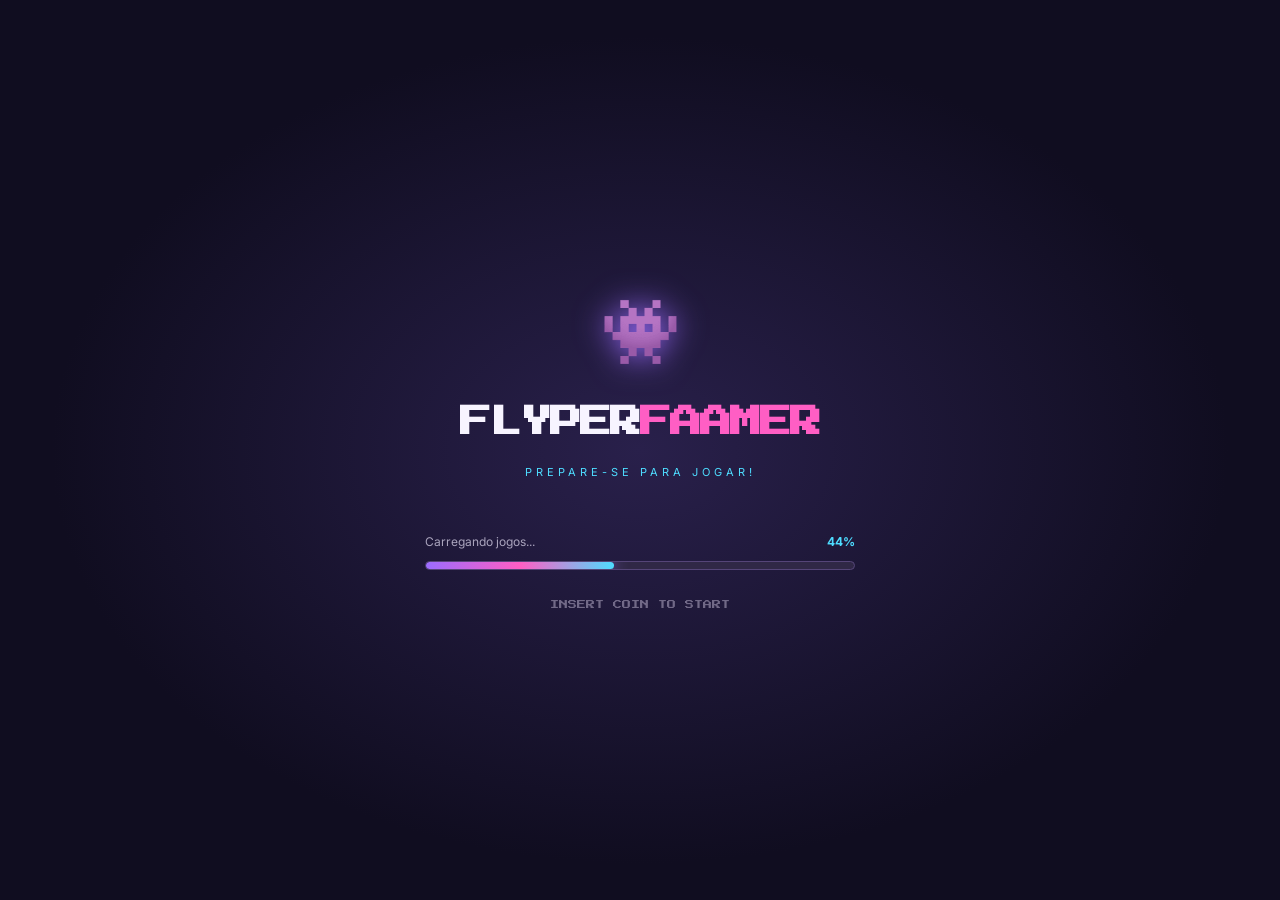
<file: index.html>
<!DOCTYPE html>
<html lang="pt-BR">
<head>
    <meta charset="UTF-8">
    <meta name="viewport" content="width=device-width, initial-scale=1.0">
    <meta name="theme-color" content="#100d20">
    <title>FLYPER FAAMER | Jogos Retrô</title>
    <link rel="stylesheet" href="css/style.css">
</head>
<body>

    <!-- TELA DE CARREGAMENTO -->
    <section id="telaCarregamento" class="tela-carregamento">
        <div class="loading-conteudo">
            <div class="loading-icone">👾</div>

            <h1>FLYPER<span>FAAMER</span></h1>
            <p class="loading-subtitulo">PREPARE-SE PARA JOGAR!</p>

            <div class="loading-texto">
                <span id="mensagemLoading">Inicializando sistema...</span>
                <span id="porcentagem">0%</span>
            </div>

            <div class="loading-barra">
                <div id="progressoLoading"></div>
            </div>

            <p class="loading-rodape">INSERT COIN TO START</p>
        </div>
    </section>


    <!-- MENU PRINCIPAL -->
    <main id="telaPrincipal" class="tela-principal escondida">

        <header class="cabecalho">
            <a href="#" class="logo">
                <span class="logo-icone">👾</span>
                FLYPER<span>FAAMER</span>
            </a>

            <div class="status">
                <span class="status-ponto"></span>
                SISTEMA ONLINE
            </div>
        </header>

        <section class="apresentacao">
            <span class="etiqueta">✦ SEU UNIVERSO DE JOGOS ✦</span>

            <h1>PRONTO PARA<br><span>JOGAR?</span></h1>

            <p>
                Escolha seu jogo favorito, desafie suas habilidades
                e divirta-se nessa viagem pelo mundo dos games retrô.
            </p>

            <a href="#jogos" class="botao-explorar">
                EXPLORAR JOGOS <span>↓</span>
            </a>
        </section>

        <section id="jogos" class="secao-jogos">

            <div class="titulo-secao">
                <div>
                    <span class="etiqueta">FAAMER COLLECTION</span>
                    <h2>ESCOLHA SEU JOGO</h2>
                </div>

                <span class="contador-jogos">05 JOGOS DISPONÍVEIS</span>
            </div>

            <div class="grade-jogos">

                <!-- JOGO DA MEMÓRIA -->
                <article class="card-jogo memoria">
                    <div class="imagem-jogo">
                        <span class="jogo-emoji">🃏</span>
                        <span class="selo-disponivel">DISPONÍVEL</span>
                    </div>

                    <div class="informacoes-jogo">
                        <span class="categoria">RACIOCÍNIO</span>
                        <h3>Jogo da Memória</h3>
                        <p>Encontre os pares e teste sua capacidade de memorização.</p>

                        <a href="jogos/memoria/memoria.html" class="botao-jogar">
                            JOGAR AGORA <span>➜</span>
                        </a>
                    </div>
                </article>

              
<!-- COBRINHA -->
<article class="card-jogo cobrinha">
    <div class="imagem-jogo">
        <span class="jogo-emoji">🐍</span>
        <span class="selo-disponivel">DISPONÍVEL</span>
    </div>

    <div class="informacoes-jogo">
        <span class="categoria">ARCADE</span>
        <h3>Snake</h3>
        <p>Coma, cresça e tente não bater em si mesmo.</p>

        <a href="jogos/cobrinha/cobrinha.html" class="botao-jogar">
            JOGAR AGORA <span>➜</span>
        </a>
    </div>
</article>


               
<!-- PONG -->
<article class="card-jogo pong">
    <div class="imagem-jogo">
        <span class="jogo-emoji">🏓</span>
        <span class="selo-disponivel">DISPONÍVEL</span>
    </div>

    <div class="informacoes-jogo">
        <span class="categoria">COMPETIÇÃO</span>
        <h3>Pong</h3>
        <p>Mostre suas habilidades nesse clássico dos videogames.</p>

        <a href="jogos/pong/pong.html" class="botao-jogar">
            JOGAR AGORA <span>➜</span>
        </a>
    </div>
</article>


             
<!-- SPACE INVADERS -->
<article class="card-jogo space-invaders">
    <div class="imagem-jogo">
        <span class="jogo-emoji">👾</span>
        <span class="selo-disponivel">DISPONÍVEL</span>
    </div>

    <div class="informacoes-jogo">
        <span class="categoria">AÇÃO</span>
        <h3>Space Invaders</h3>
        <p>Defenda a galáxia e destrua os invasores espaciais.</p>

        <a href="jogos/space-invaders/space.html" class="botao-jogar">
            JOGAR AGORA <span>➜</span>
        </a>
    </div>
</article>

                <!-- FAAMA EXPLORER -->
                <article class="card-jogo faama-explorer">
                    <div class="imagem-jogo">
                        <span class="jogo-emoji">🏫</span>
                        <span class="selo-disponivel">DISPONÍVEL</span>
                    </div>

                    <div class="informacoes-jogo">
                        <span class="categoria">AVENTURA • EXPLORAÇÃO</span>
                        <h3>FAAMA Explorer</h3>
                        <p>Explore o campus da FAAMA, conheça os prédios e descubra os desafios da aventura.</p>

                        <a href="jogos/faama-explorer/3d/index.html" class="botao-jogar">
                            JOGAR AGORA <span>➜</span>
                        </a>
                    </div>
                </article>

            </div>
        </section>

        <footer>
            <p>RETRO ARCADE © 2026</p>
            <p>FEITO PARA QUEM AMA JOGAR <span>♥</span></p>
        </footer>

    </main>

    <script src="js/main.js"></script>
</body>
</html>
</file>
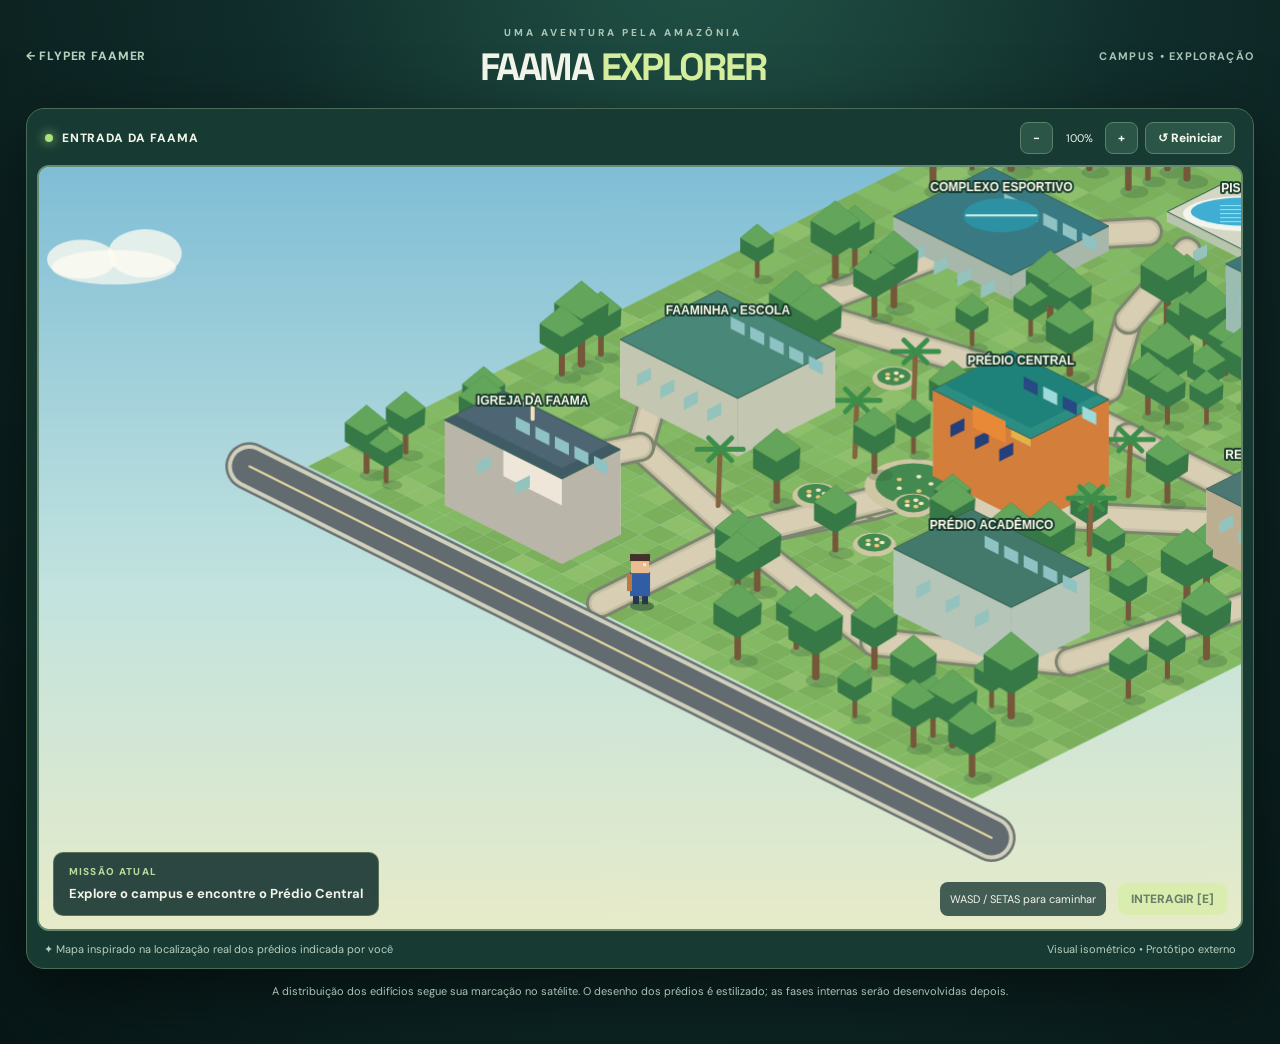
<file: faama-explorer-prowagner/faama-explorer/index.html>
<!doctype html>
<html lang="pt-BR">

<head>
    <meta charset="utf-8">
    <meta name="viewport" content="width=device-width,initial-scale=1">
    <title>FAAMA Explorer • FLYPER FAAMER</title>
    <link rel="stylesheet" href="style.css">
</head>

<body>
    <main class="app">
        <header class="top"><a href="../../index.html" class="back">← FLYPER FAAMER</a>
            <div class="brand"><small>UMA AVENTURA PELA AMAZÔNIA</small>
                <h1>FAAMA <em>EXPLORER</em></h1>
            </div><span class="edition">CAMPUS • EXPLORAÇÃO</span>
        </header>
        <section class="game">
            <div class="toolbar">
                <div class="tag"><span class="dot"></span><span id="location">ENTRADA DA FAAMA</span></div>
                <div class="tools"><button id="zoomOut" title="Diminuir zoom">−</button><span
                        id="zoomLabel">100%</span><button id="zoomIn" title="Aumentar zoom">+</button><button id="reset"
                        title="Voltar à entrada">↺ Reiniciar</button></div>
            </div>
            <div class="viewport"><canvas id="world" width="1200" height="760"
                    aria-label="Mapa isométrico explorável do campus da FAAMA"></canvas>
                <div class="hud">
                    <div class="objective"><small>MISSÃO ATUAL</small><strong id="objective">Explore o campus e encontre
                            o Prédio Central</strong></div>
                    <div class="hudright"><span id="hint">WASD / SETAS para caminhar</span><button id="interact"
                            disabled>INTERAGIR [E]</button></div>
                </div>
                <div id="toast" class="toast hidden"></div>
                <div id="fatal" class="fatal hidden"></div>
            </div>
            <div class="bottom"><span>✦ Mapa inspirado na localização real dos prédios indicada por
                    você</span><span>Visual isométrico • Protótipo externo</span></div>
        </section>
        <section class="mobile"><button data-key="ArrowUp">▲</button>
            <div><button data-key="ArrowLeft">◀</button><button data-key="ArrowDown">▼</button><button
                    data-key="ArrowRight">▶</button></div>
        </section>
        <p class="disclaimer">A distribuição dos edifícios segue sua marcação no satélite. O desenho dos prédios é
            estilizado; as fases internas serão desenvolvidas depois.</p>
    </main>
    <script src="game.js"></script>
</body>

</html>
</file>
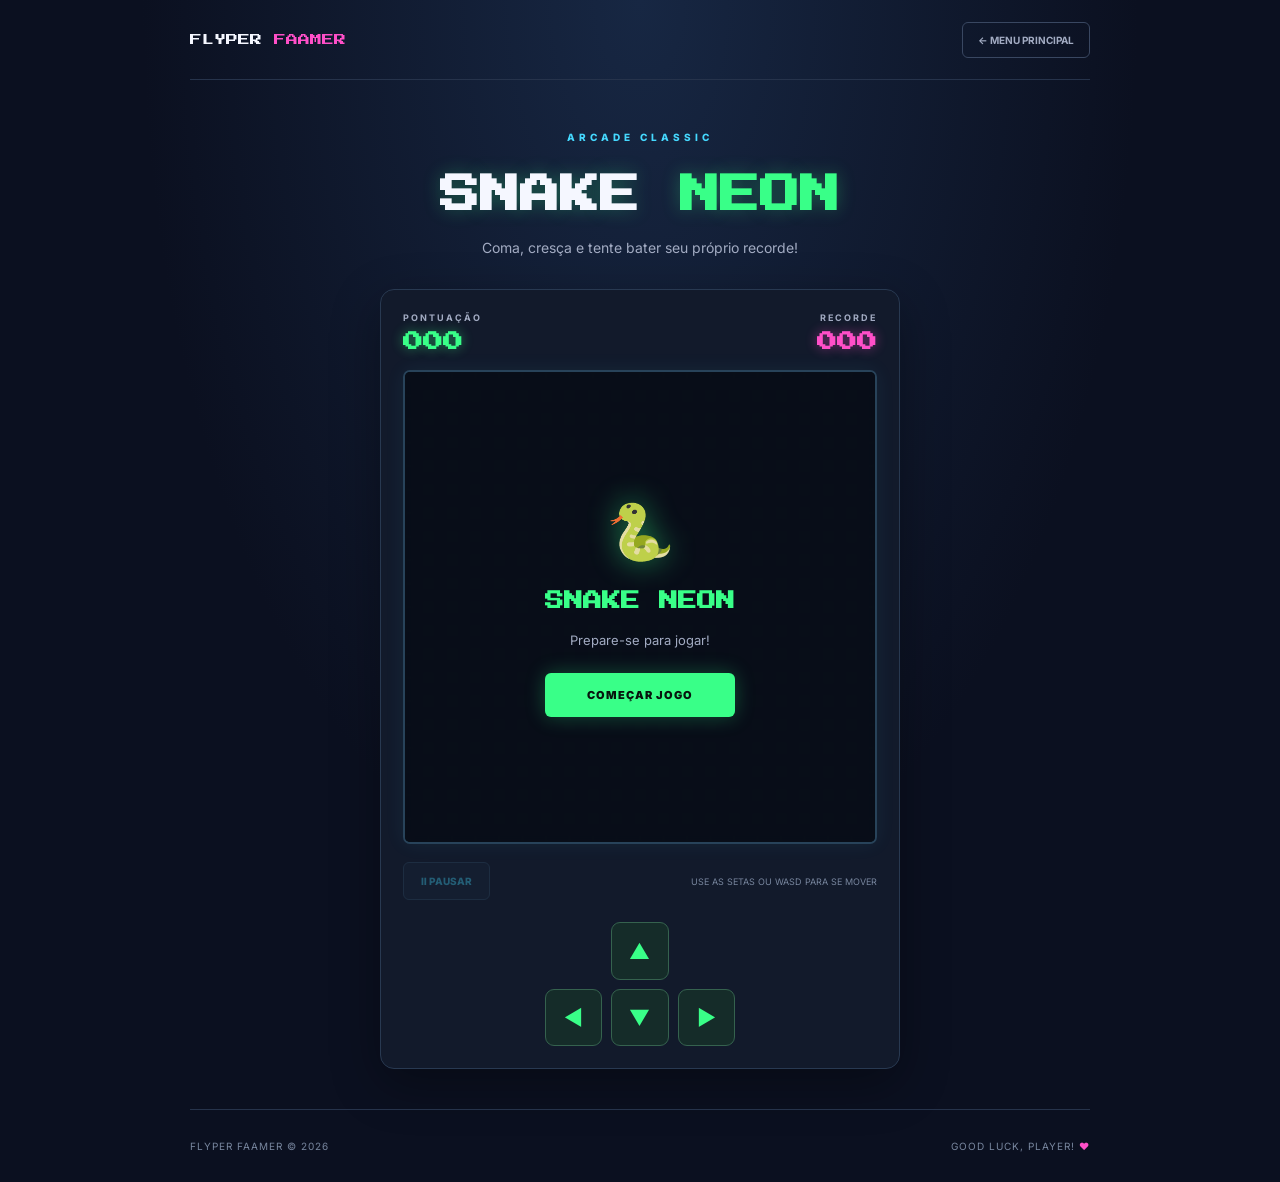
<file: jogos/cobrinha/cobrinha.html>
<!DOCTYPE html>
<html lang="pt-BR">
<head>
    <meta charset="UTF-8">
    <meta name="viewport" content="width=device-width, initial-scale=1.0">
    <meta name="theme-color" content="#0b1020">
    <title>Snake Neon | FLYPER FAAMER</title>
    <link rel="stylesheet" href="cobrinha.css">
</head>
<body>

    <main class="container">

        <header class="cabecalho">
            <a href="../../index.html" class="logo">FLYPER <span>FAAMER</span></a>
            <button id="botaoVoltar" class="botao-voltar">← MENU PRINCIPAL</button>
        </header>

        <section class="introducao">
            <span class="etiqueta">ARCADE CLASSIC</span>
            <h1>SNAKE <span>NEON</span></h1>
            <p>Coma, cresça e tente bater seu próprio recorde!</p>
        </section>

        <section class="painel">
            <div class="placar">
                <div class="placar-item">
                    <span>PONTUAÇÃO</span>
                    <strong id="pontuacao">000</strong>
                </div>

                <div class="placar-item">
                    <span>RECORDE</span>
                    <strong id="recorde">000</strong>
                </div>
            </div>

            <div class="area-jogo">
                <canvas id="tabuleiro" width="400" height="400"></canvas>

                <div id="telaMensagem" class="tela-mensagem">
                    <div class="mensagem-conteudo">
                        <span id="mensagemEmoji" class="mensagem-emoji">🐍</span>
                        <h2 id="mensagemTitulo">SNAKE NEON</h2>
                        <p id="mensagemTexto">Prepare-se para jogar!</p>
                        <button id="botaoIniciar" class="botao-acao">COMEÇAR JOGO</button>
                    </div>
                </div>
            </div>

            <div class="controles-jogo">
                <button id="botaoPausar" class="botao-secundario" disabled>Ⅱ PAUSAR</button>
                <span class="dica-teclado">USE AS SETAS OU WASD PARA SE MOVER</span>
            </div>

            <div class="controles-mobile">
                <button class="direcional vazio" disabled aria-hidden="true"></button>
                <button class="direcional" data-direcao="cima" aria-label="Mover para cima">▲</button>
                <button class="direcional vazio" disabled aria-hidden="true"></button>

                <button class="direcional" data-direcao="esquerda" aria-label="Mover para esquerda">◀</button>
                <button class="direcional" data-direcao="baixo" aria-label="Mover para baixo">▼</button>
                <button class="direcional" data-direcao="direita" aria-label="Mover para direita">▶</button>
            </div>

            <p class="dica-mobile">No celular, utilize os botões direcionais.</p>
        </section>

        <footer>
            <p>FLYPER FAAMER © 2026</p>
            <p>GOOD LUCK, PLAYER! <span>♥</span></p>
        </footer>

    </main>

    <script src="cobrinha.js"></script>
</body>
</html>
</file>
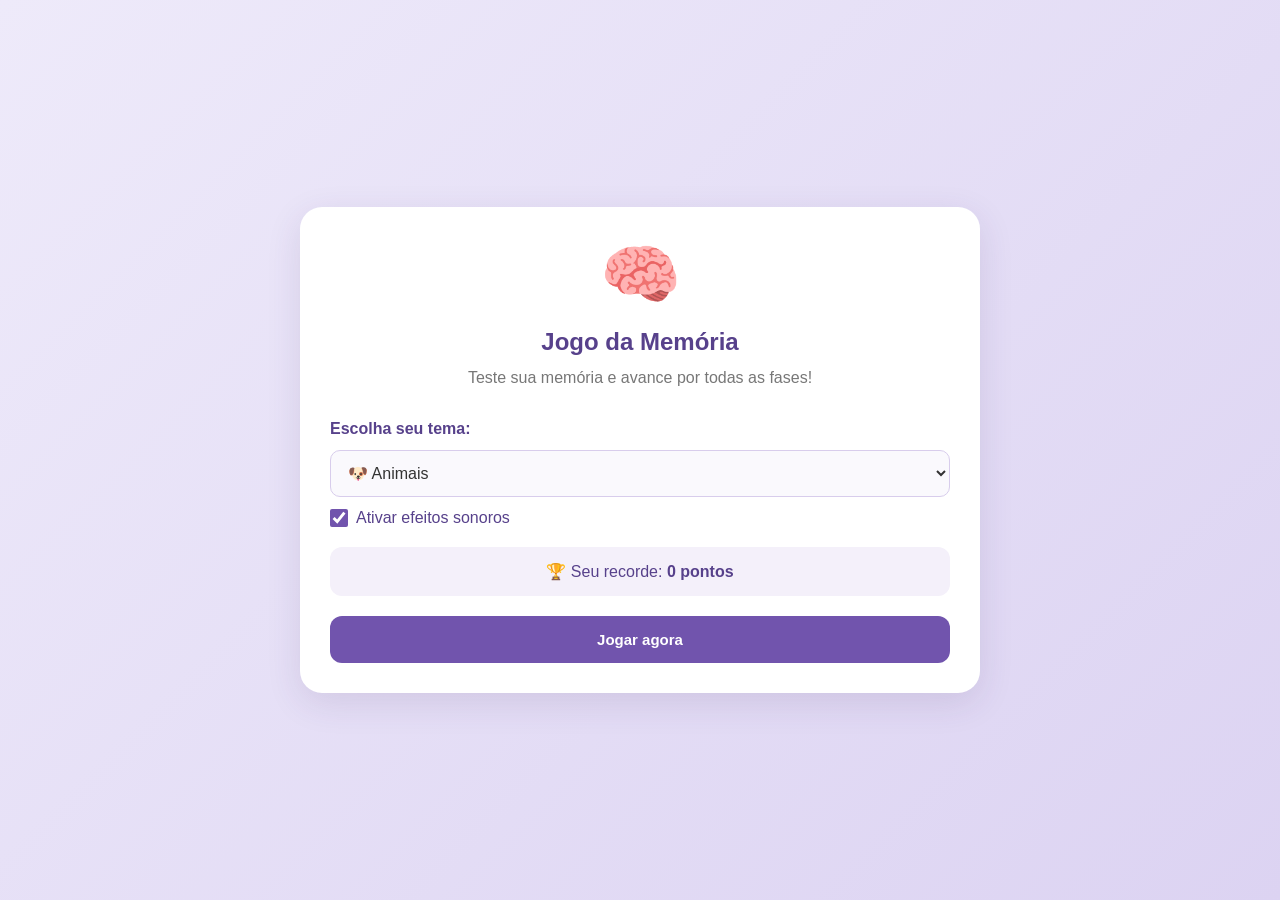
<file: jogos/memoria/memoria.html>
<!DOCTYPE html>
<html lang="pt-BR">
<head>
    <meta charset="UTF-8">
    <meta name="viewport" content="width=device-width, initial-scale=1.0">
    <meta name="theme-color" content="#7154ad">
    <title>Jogo da Memória</title>
    <link rel="stylesheet" href="memoria.css">
</head>
<body>
    <main class="container">

        <!-- TELA INICIAL -->
        <section id="telaInicial" class="tela">
            <div class="icone-principal">🧠</div>
            <h1>Jogo da Memória</h1>
            <p>Teste sua memória e avance por todas as fases!</p>

            <div class="configuracoes">
                <label for="tema">Escolha seu tema:</label>
                <select id="tema">
                    <option value="animais">🐶 Animais</option>
                    <option value="frutas">🍓 Frutas</option>
                    <option value="espaco">🚀 Espaço</option>
                </select>

                <label class="som-opcao">
                    <input type="checkbox" id="somInicial" checked>
                    Ativar efeitos sonoros
                </label>
            </div>

            <div class="recorde-inicial">
                🏆 Seu recorde: <strong id="recordeInicial">0 pontos</strong>
            </div>

            <button id="botaoJogar" class="botao-principal">
                Jogar agora
            </button>
        </section>

        <!-- TELA DO JOGO -->
        <section id="telaJogo" class="tela escondida">

            <button id="botaoVoltarMenu" class="botao-voltar-menu" type="button">
                ← Voltar ao menu
            </button>

            <div class="cabecalho-jogo">
                <h1>🧠 Jogo da Memória</h1>
                <span id="nivelAtual" class="nivel">Nível Fácil</span>
            </div>

            <div class="estatisticas">
                <div class="estatistica">
                    <span>⏱️ Tempo</span>
                    <strong id="tempo">00:00</strong>
                </div>

                <div class="estatistica">
                    <span>🎯 Tentativas</span>
                    <strong id="tentativas">0</strong>
                </div>

                <div class="estatistica">
                    <span>⭐ Pontos</span>
                    <strong id="pontos">0</strong>
                </div>
            </div>

            <div class="progresso">
                <div class="progresso-texto">
                    <span id="faseAtual">Fase 1 de 9</span>
                    <span id="pares">0/3 pares</span>
                </div>

                <div class="barra-fundo">
                    <div id="barraProgresso"></div>
                </div>
            </div>

            <div id="tabuleiro" class="tabuleiro"></div>

            <div class="botoes-jogo">
                <button id="botaoSom" class="botao-secundario" type="button">
                    🔊 Som ligado
                </button>

                <button id="botaoReiniciar" class="botao-secundario" type="button">
                    ↻ Reiniciar
                </button>
            </div>
        </section>

        <!-- MODAL DE TRANSIÇÃO -->
        <div id="modal" class="modal escondida" role="dialog" aria-modal="true">
            <div class="modal-conteudo">
                <div id="modalEmoji" class="modal-emoji">🎉</div>
                <h2 id="modalTitulo">Parabéns!</h2>
                <p id="modalMensagem"></p>

                <button id="botaoContinuar" class="botao-principal" type="button">
                    Continuar
                </button>
            </div>
        </div>

        <!-- TELA FINAL -->
        <section id="telaFinal" class="tela escondida">
            <div class="icone-principal">🏆</div>
            <h1>Você conseguiu!</h1>
            <p>Você completou todas as fases do Jogo da Memória!</p>

            <div class="resultado">
                <div>
                    <span>Pontuação</span>
                    <strong id="resultadoPontos">0</strong>
                </div>

                <div>
                    <span>Tempo total</span>
                    <strong id="resultadoTempo">00:00</strong>
                </div>

                <div>
                    <span>Tentativas</span>
                    <strong id="resultadoTentativas">0</strong>
                </div>

                <div>
                    <span>Recorde</span>
                    <strong id="resultadoRecorde">0</strong>
                </div>
            </div>

            <button id="botaoJogarNovamente" class="botao-principal" type="button">
                Jogar novamente
            </button>

            <button id="botaoVoltar" class="botao-secundario botao-inicio" type="button">
                Voltar ao início
            </button>
        </section>

    </main>

    <script src="memoria.js"></script>
</body>
</html>
</file>
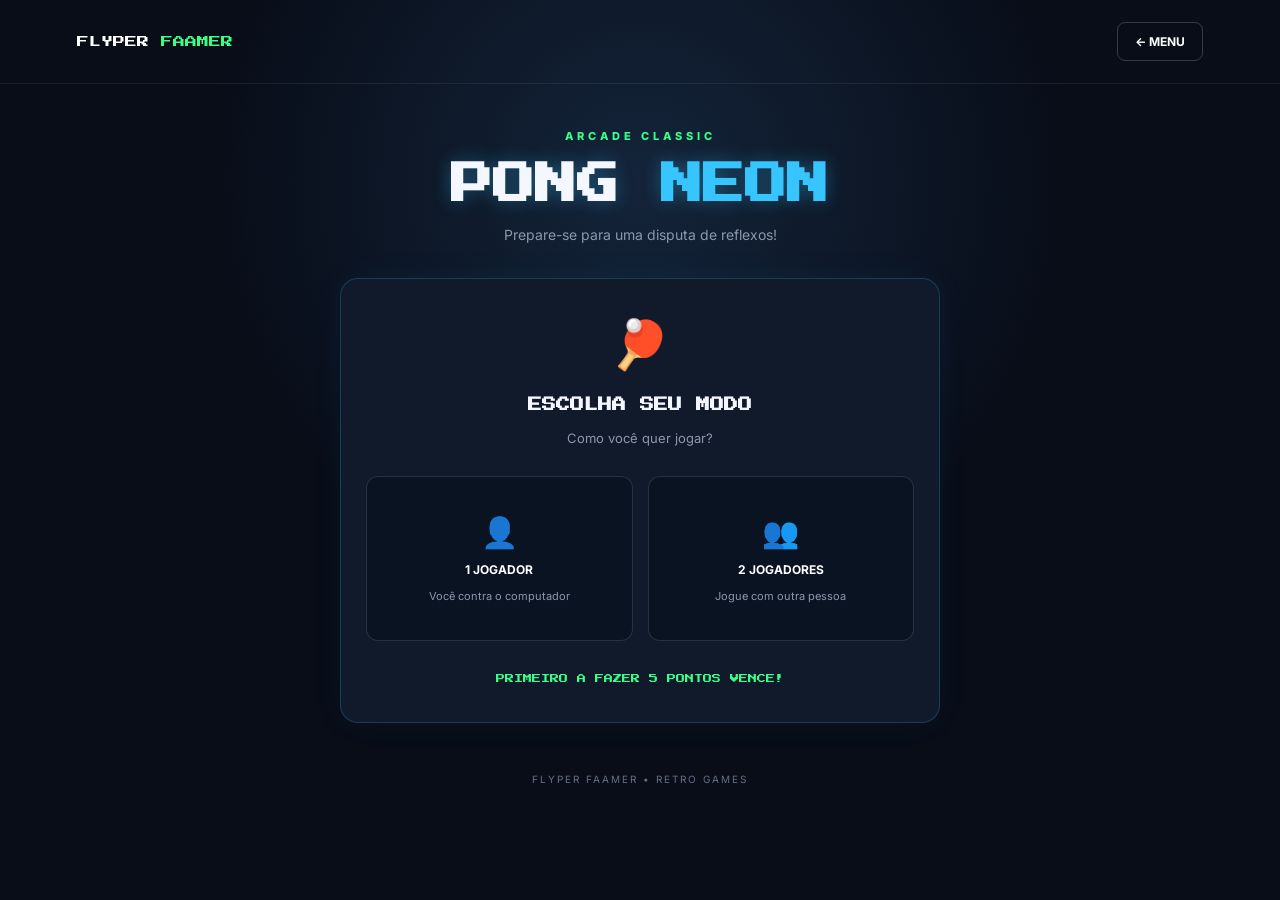
<file: jogos/pong/pong.html>
<!DOCTYPE html>
<html lang="pt-BR">
<head>
    <meta charset="UTF-8">
    <meta name="viewport" content="width=device-width, initial-scale=1.0">
    <meta name="theme-color" content="#080d18">
    <title>Pong Neon | FLYPER FAAMER</title>
    <link rel="stylesheet" href="pong.css">
</head>
<body>

    <header class="cabecalho">
        <a href="../../index.html" class="logo">FLYPER <span>FAAMER</span></a>
        <button class="botao-voltar" id="botaoVoltar">← MENU</button>
    </header>

    <main class="container">

        <section class="introducao">
            <span class="categoria">ARCADE CLASSIC</span>
            <h1>PONG <span>NEON</span></h1>
            <p>Prepare-se para uma disputa de reflexos!</p>
        </section>

        <!-- MENU DE ESCOLHA -->
        <section class="menu-jogo" id="menuJogo">
            <div class="icone-menu">🏓</div>

            <h2>ESCOLHA SEU MODO</h2>
            <p>Como você quer jogar?</p>

            <div class="opcoes-modo">
                <button class="modo-card" id="modoSolo">
                    <span class="modo-icone">👤</span>
                    <strong>1 JOGADOR</strong>
                    <small>Você contra o computador</small>
                </button>

                <button class="modo-card" id="modoDupla">
                    <span class="modo-icone">👥</span>
                    <strong>2 JOGADORES</strong>
                    <small>Jogue com outra pessoa</small>
                </button>
            </div>

            <p class="dica-menu">PRIMEIRO A FAZER 5 PONTOS VENCE!</p>
        </section>

        <!-- ÁREA DO JOGO -->
        <section class="area-jogo escondida" id="areaJogo">

            <div class="placar">
                <div class="jogador jogador-1">
                    <span id="nomeJogador1">JOGADOR 1</span>
                    <strong id="pontosJogador1">00</strong>
                </div>

                <div class="separador-placar">:</div>

                <div class="jogador jogador-2">
                    <span id="nomeJogador2">COMPUTADOR</span>
                    <strong id="pontosJogador2">00</strong>
                </div>
            </div>

            <div class="canvas-container">
                <canvas id="tabuleiro" width="800" height="500">
                    Seu navegador não suporta Canvas.
                </canvas>

                <div class="mensagem-jogo escondida" id="mensagemJogo">
                    <div class="mensagem-conteudo">
                        <span id="mensagemEmoji">⏸️</span>
                        <h2 id="mensagemTitulo">JOGO PAUSADO</h2>
                        <p id="mensagemTexto">Continue quando estiver pronto.</p>
                        <button id="botaoMensagem" class="botao-principal">
                            CONTINUAR
                        </button>
                    </div>
                </div>
            </div>

            <div class="botoes-partida">
                <button id="botaoPausar" class="botao-secundario">
                    ⏸ PAUSAR
                </button>

                <button id="botaoReiniciar" class="botao-secundario">
                    ↻ REINICIAR
                </button>
            </div>

            <!-- CONTROLES PARA CELULAR -->
            <div class="controles-mobile" id="controlesMobile">

                <div class="controle-jogador">
                    <span id="tituloControle1">JOGADOR 1</span>

                    <div class="botoes-direcao">
                        <button class="botao-direcao"
                            data-controle="j1-cima">▲</button>

                        <button class="botao-direcao"
                            data-controle="j1-baixo">▼</button>
                    </div>
                </div>

                <div class="controle-jogador" id="controleJogador2">
                    <span id="tituloControle2">COMPUTADOR</span>

                    <div class="botoes-direcao">
                        <button class="botao-direcao"
                            data-controle="j2-cima">▲</button>

                        <button class="botao-direcao"
                            data-controle="j2-baixo">▼</button>
                    </div>
                </div>

            </div>

            <p class="instrucoes" id="instrucoes">
                JOGADOR 1: W / S
            </p>

        </section>

        <footer class="rodape">
            <p>FLYPER FAAMER • RETRO GAMES</p>
        </footer>

    </main>

    <script src="pong.js"></script>
</body>
</html>
</file>
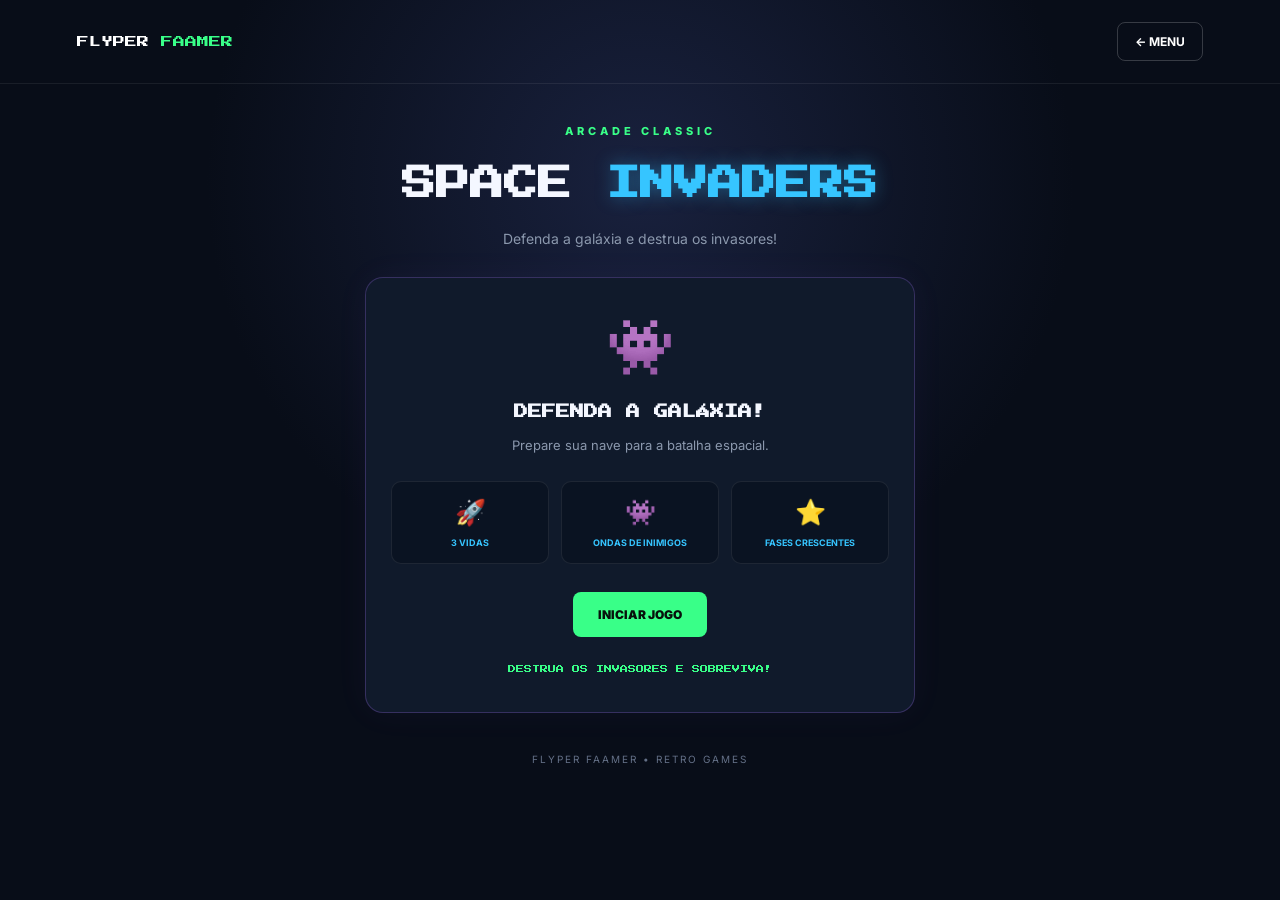
<file: jogos/space-invaders/space.html>
<!DOCTYPE html>
<html lang="pt-BR">
<head>
    <meta charset="UTF-8">
    <meta name="viewport" content="width=device-width, initial-scale=1.0">
    <meta name="theme-color" content="#080d18">
    <title>Space Invaders | FLYPER FAAMER</title>
    <link rel="stylesheet" href="space.css">
</head>
<body>

    <header class="cabecalho">
        <a href="../../index.html" class="logo">FLYPER <span>FAAMER</span></a>
        <button class="botao-voltar" id="botaoVoltar">← MENU</button>
    </header>

    <main class="container">

        <section class="introducao">
            <span class="categoria">ARCADE CLASSIC</span>
            <h1>SPACE <span>INVADERS</span></h1>
            <p>Defenda a galáxia e destrua os invasores!</p>
        </section>

        <!-- MENU INICIAL -->
        <section class="menu-jogo" id="menuJogo">
            <div class="icone-menu">👾</div>

            <h2>DEFENDA A GALÁXIA!</h2>
            <p>Prepare sua nave para a batalha espacial.</p>

            <div class="informacoes-menu">
                <div>
                    <span>🚀</span>
                    <strong>3 VIDAS</strong>
                </div>

                <div>
                    <span>👾</span>
                    <strong>ONDAS DE INIMIGOS</strong>
                </div>

                <div>
                    <span>⭐</span>
                    <strong>FASES CRESCENTES</strong>
                </div>
            </div>

            <button class="botao-principal" id="botaoIniciar">
                INICIAR JOGO
            </button>

            <p class="dica-menu">DESTRUA OS INVASORES E SOBREVIVA!</p>
        </section>

        <!-- ÁREA DO JOGO -->
        <section class="area-jogo escondida" id="areaJogo">

            <div class="painel-status">
                <div class="status-item">
                    <span>PONTOS</span>
                    <strong id="pontuacao">0000</strong>
                </div>

                <div class="status-item">
                    <span>FASE</span>
                    <strong id="fase">01</strong>
                </div>

                <div class="status-item">
                    <span>VIDAS</span>
                    <strong id="vidas">❤️❤️❤️</strong>
                </div>
            </div>

            <div class="canvas-container">
                <canvas id="tabuleiro" width="480" height="640">
                    Seu navegador não suporta Canvas.
                </canvas>

                <div class="mensagem-jogo escondida" id="mensagemJogo">
                    <div class="mensagem-conteudo">
                        <span id="mensagemEmoji">⏸️</span>
                        <h2 id="mensagemTitulo">JOGO PAUSADO</h2>
                        <p id="mensagemTexto">Continue quando estiver pronto.</p>

                        <button class="botao-principal" id="botaoMensagem">
                            CONTINUAR
                        </button>
                    </div>
                </div>
            </div>

            <div class="botoes-partida">
                <button class="botao-secundario" id="botaoPausar">
                    ⏸ PAUSAR
                </button>

                <button class="botao-secundario" id="botaoReiniciar">
                    ↻ REINICIAR
                </button>
            </div>

            <!-- CONTROLES MOBILE -->
            <div class="controles-mobile">

                <div class="movimentacao">
                    <button class="botao-controle" data-controle="esquerda">◀</button>
                    <button class="botao-controle" data-controle="direita">▶</button>
                </div>

                <button class="botao-atirar" data-controle="atirar">
                    🔫 ATIRAR
                </button>

            </div>

            <p class="instrucoes">
                COMPUTADOR: ← → OU A/D PARA MOVER • ESPAÇO PARA ATIRAR
            </p>

        </section>

        <footer class="rodape">
            <p>FLYPER FAAMER • RETRO GAMES</p>
        </footer>

    </main>

    <script src="space.js"></script>
</body>
</html>
</file>
<file: css/style.css>
@import url('https://fonts.googleapis.com/css2?family=Press+Start+2P&family=Inter:wght@400;500;600;700;800&display=swap');

:root {
    --fundo: #100d20;
    --fundo-card: #1c1830;
    --roxo: #9b6cff;
    --rosa: #ff5ec4;
    --azul: #4edcff;
    --branco: #f7f4ff;
    --texto: #aaa4bd;
}

* {
    margin: 0;
    padding: 0;
    box-sizing: border-box;
}

html {
    scroll-behavior: smooth;
}

body {
    min-height: 100vh;
    background: var(--fundo);
    color: var(--branco);
    font-family: 'Inter', sans-serif;
    overflow-x: hidden;
}

/* TELA DE CARREGAMENTO */

.tela-carregamento {
    position: fixed;
    inset: 0;
    z-index: 1000;
    display: flex;
    justify-content: center;
    align-items: center;
    background:
        radial-gradient(ellipse at center, #29204b 0%, #100d20 65%);
    transition: opacity 0.6s ease, visibility 0.6s ease;
}

.tela-carregamento.finalizado {
    opacity: 0;
    visibility: hidden;
}

.loading-conteudo {
    width: min(90%, 430px);
    text-align: center;
}

.loading-icone {
    font-size: 65px;
    margin-bottom: 25px;
    animation: flutuar 1.5s ease-in-out infinite;
    filter: drop-shadow(0 0 15px var(--roxo));
}

.loading-conteudo h1 {
    font-family: 'Press Start 2P', monospace;
    font-size: clamp(20px, 5vw, 32px);
    line-height: 1.7;
    letter-spacing: -2px;
}

.loading-conteudo h1 span,
.logo span:last-child {
    color: var(--rosa);
}

.loading-subtitulo {
    margin-top: 15px;
    color: var(--azul);
    font-size: 11px;
    letter-spacing: 4px;
}

.loading-texto {
    display: flex;
    justify-content: space-between;
    margin-top: 55px;
    margin-bottom: 12px;
    font-size: 12px;
    color: var(--texto);
}

#porcentagem {
    color: var(--azul);
    font-weight: 700;
}

.loading-barra {
    height: 9px;
    width: 100%;
    background: #302846;
    border-radius: 20px;
    overflow: hidden;
    border: 1px solid #554578;
}

#progressoLoading {
    height: 100%;
    width: 0%;
    background: linear-gradient(90deg, var(--roxo), var(--rosa), var(--azul));
    border-radius: 20px;
    box-shadow: 0 0 15px var(--roxo);
    transition: width 0.1s linear;
}

.loading-rodape {
    margin-top: 30px;
    color: #716987;
    font-family: 'Press Start 2P', monospace;
    font-size: 9px;
    animation: piscar 1s infinite;
}

/* MENU PRINCIPAL */

.escondida {
    display: none !important;
}

.tela-principal {
    width: min(1150px, 90%);
    margin: 0 auto;
    animation: aparecer 0.8s ease;
}

/* CABEÇALHO */

.cabecalho {
    height: 90px;
    display: flex;
    align-items: center;
    justify-content: space-between;
    border-bottom: 1px solid #302846;
}

.logo {
    font-family: 'Press Start 2P', monospace;
    font-size: 15px;
    color: var(--branco);
    text-decoration: none;
}

.logo-icone {
    font-size: 25px;
    margin-right: 8px;
}

.status {
    font-size: 10px;
    color: var(--texto);
    letter-spacing: 1px;
    display: flex;
    align-items: center;
    gap: 9px;
}

.status-ponto {
    width: 8px;
    height: 8px;
    border-radius: 50%;
    background: #54e99b;
    box-shadow: 0 0 10px #54e99b;
}

/* APRESENTAÇÃO */

.apresentacao {
    padding: 85px 0 75px;
    text-align: center;
    background:
        radial-gradient(ellipse at center, #29204b55 0%, transparent 70%);
}

.etiqueta {
    display: inline-block;
    color: var(--azul);
    font-size: 10px;
    font-weight: 700;
    letter-spacing: 3px;
    margin-bottom: 20px;
}

.apresentacao h1 {
    font-family: 'Press Start 2P', monospace;
    font-size: clamp(30px, 6vw, 58px);
    line-height: 1.5;
    text-shadow: 4px 4px 0 #4b286e;
}

.apresentacao h1 span {
    color: var(--rosa);
    text-shadow: 0 0 20px #ff5ec466;
}

.apresentacao p {
    max-width: 520px;
    margin: 25px auto;
    color: var(--texto);
    font-size: 15px;
    line-height: 1.8;
}

.botao-explorar {
    display: inline-flex;
    align-items: center;
    gap: 15px;
    margin-top: 12px;
    padding: 16px 25px;
    border-radius: 7px;
    background: linear-gradient(100deg, var(--roxo), #7650d4);
    color: white;
    text-decoration: none;
    font-size: 11px;
    font-weight: 800;
    letter-spacing: 1px;
    transition: 0.3s;
    box-shadow: 0 0 20px #9b6cff33;
}

.botao-explorar:hover {
    transform: translateY(-4px);
    box-shadow: 0 0 25px #9b6cff88;
}

/* SEÇÃO DOS JOGOS */

.secao-jogos {
    padding: 25px 0 90px;
}

.titulo-secao {
    display: flex;
    align-items: end;
    justify-content: space-between;
    margin-bottom: 30px;
    gap: 15px;
}

.titulo-secao .etiqueta {
    margin-bottom: 10px;
}

.titulo-secao h2 {
    font-family: 'Press Start 2P', monospace;
    font-size: clamp(14px, 3vw, 21px);
    line-height: 1.7;
}

.contador-jogos {
    color: var(--texto);
    font-size: 10px;
    letter-spacing: 1px;
    white-space: nowrap;
}

.grade-jogos {
    display: grid;
    grid-template-columns: repeat(2, minmax(0, 1fr));
    gap: 25px;
}

.card-jogo {
    background: var(--fundo-card);
    border: 1px solid #342b4c;
    border-radius: 12px;
    overflow: hidden;
    transition: 0.3s;
}

.card-jogo:hover {
    transform: translateY(-6px);
    border-color: var(--roxo);
    box-shadow: 0 10px 30px #00000044;
}

/* IMAGENS DOS CARDS */

.imagem-jogo {
    height: 190px;
    display: flex;
    justify-content: center;
    align-items: center;
    position: relative;
    overflow: hidden;
}

.memoria .imagem-jogo {
    background: linear-gradient(135deg, #34245e, #6445a2);
}

.cobrinha .imagem-jogo {
    background: linear-gradient(135deg, #174b40, #287b58);
}

.pong .imagem-jogo {
    background: linear-gradient(135deg, #59305b, #9a477e);
}

.space-invaders .imagem-jogo {
    background: linear-gradient(135deg, #17375e, #286b9b);
}

.faama-explorer .imagem-jogo {
    background: linear-gradient(135deg, #16443a, #317f67);
}

.jogo-emoji {
    font-size: 75px;
    filter: drop-shadow(0 0 15px #ffffff55);
    transition: 0.3s;
}

.card-jogo:hover .jogo-emoji {
    transform: scale(1.15) rotate(-5deg);
}

.selo-disponivel,
.selo-breve {
    position: absolute;
    top: 15px;
    right: 15px;
    padding: 7px 10px;
    border-radius: 5px;
    font-size: 9px;
    font-weight: 800;
    letter-spacing: 1px;
}

.selo-disponivel {
    background: #54e99b;
    color: #102b20;
}

.selo-breve {
    background: #302846;
    color: #c3b8db;
}

/* INFORMAÇÕES DOS JOGOS */

.informacoes-jogo {
    padding: 23px;
}

.categoria {
    font-size: 9px;
    font-weight: 800;
    color: var(--azul);
    letter-spacing: 2px;
}

.informacoes-jogo h3 {
    font-size: 19px;
    margin: 10px 0;
}

.informacoes-jogo p {
    min-height: 45px;
    color: var(--texto);
    font-size: 13px;
    line-height: 1.7;
}

.botao-jogar,
.botao-breve {
    width: 100%;
    margin-top: 20px;
    padding: 13px;
    display: flex;
    align-items: center;
    justify-content: center;
    gap: 12px;
    border: none;
    border-radius: 6px;
    font-size: 11px;
    font-weight: 800;
    letter-spacing: 1px;
    text-decoration: none;
}

.botao-jogar {
    background: var(--roxo);
    color: white;
    cursor: pointer;
    transition: 0.3s;
}

.botao-jogar:hover {
    background: var(--rosa);
    transform: scale(1.02);
}

.botao-breve {
    background: #302846;
    color: #827994;
    cursor: not-allowed;
}

/* RODAPÉ */

footer {
    padding: 25px 0;
    border-top: 1px solid #302846;
    display: flex;
    justify-content: space-between;
    gap: 15px;
    color: #777087;
    font-size: 10px;
    letter-spacing: 1px;
}

footer span {
    color: var(--rosa);
}

/* ANIMAÇÕES */

@keyframes flutuar {
    0%, 100% {
        transform: translateY(0);
    }

    50% {
        transform: translateY(-15px);
    }
}

@keyframes piscar {
    50% {
        opacity: 0.3;
    }
}

@keyframes aparecer {
    from {
        opacity: 0;
        transform: translateY(15px);
    }

    to {
        opacity: 1;
        transform: translateY(0);
    }
}

/* RESPONSIVIDADE */

@media (max-width: 650px) {
    .tela-principal {
        width: 92%;
    }

    .cabecalho {
        height: 75px;
    }

    .logo {
        font-size: 11px;
    }

    .logo-icone {
        font-size: 20px;
    }

    .status {
        font-size: 8px;
    }

    .apresentacao {
        padding: 65px 0;
    }

    .apresentacao p {
        font-size: 13px;
        max-width: 390px;
    }

    .grade-jogos {
        grid-template-columns: 1fr;
        gap: 18px;
    }

    .imagem-jogo {
        height: 170px;
    }

    .titulo-secao {
        align-items: start;
        flex-direction: column;
    }

    footer {
        flex-direction: column;
        text-align: center;
        line-height: 1.7;
    }
}

@media (prefers-reduced-motion: reduce) {
    *, *::before, *::after {
        animation-duration: 0.01ms !important;
        animation-iteration-count: 1 !important;
        scroll-behavior: auto !important;
        transition-duration: 0.01ms !important;
    }
}
</file>
<file: faama-explorer-prowagner/faama-explorer/style.css>
@import url('https://fonts.googleapis.com/css2?family=DM+Sans:wght@400;500;600;700;800&family=Space+Grotesk:wght@500;600;700&display=swap');
:root{color-scheme:dark;--bg:#091a1b;--ink:#f1f5e9;--muted:#abc2b6;--line:#35554a;--accent:#d5ee9e}*{box-sizing:border-box}body{margin:0;min-height:100vh;background:radial-gradient(ellipse at 55% -20%,#24584a 0%,#102d2b 46%,#071717 100%);color:var(--ink);font-family:'DM Sans',sans-serif}.app{width:min(1360px,96%);margin:auto;padding:20px 0 35px}.top{display:flex;align-items:center;justify-content:space-between;gap:16px;margin:0 0 17px}.back{text-decoration:none;color:#b6d0be;font-size:12px;font-weight:800;letter-spacing:.07em}.brand{text-align:center}.brand small{font-size:10px;letter-spacing:.3em;color:#adc5b5;font-weight:800}.brand h1{font-family:'Space Grotesk',sans-serif;font-size:clamp(23px,3.2vw,38px);letter-spacing:-.06em;margin:2px 0 0;font-weight:700}.brand em{font-style:normal;color:var(--accent)}.edition{font-size:11px;letter-spacing:.12em;color:#a8c5b7;font-weight:700}.game{background:#173a32;border:1px solid #4a6b55;border-radius:18px;padding:10px;box-shadow:0 22px 70px #0008}.toolbar{display:flex;align-items:center;justify-content:space-between;padding:3px 8px 11px;gap:10px}.tag{font-size:12px;letter-spacing:.08em;font-weight:800}.dot{display:inline-block;background:#a8e47c;width:8px;height:8px;border-radius:50%;margin-right:9px;box-shadow:0 0 12px #b9e48a}.tools{display:flex;align-items:center;gap:7px}.tools button,.hud button{background:#2b5546;border:1px solid #5b8068;border-radius:8px;color:#f2f9ec;font:800 12px 'DM Sans';padding:7px 12px;cursor:pointer}.tools button:hover,.hud button:hover:not(:disabled){background:#47735b}.tools span{font-size:11px;min-width:38px;text-align:center}.viewport{position:relative;overflow:hidden;border:2px solid #69896e;border-radius:12px;background:#a6dbe2}.viewport canvas{display:block;width:100%;height:auto;image-rendering:auto}.hud{position:absolute;bottom:13px;left:14px;right:14px;display:flex;justify-content:space-between;align-items:end;gap:12px;pointer-events:none}.objective{background:#102e2bdc;backdrop-filter:blur(8px);border:1px solid #d5efaa44;padding:12px 15px;border-radius:10px;max-width:380px}.objective small{display:block;color:#b8dc9d;font-weight:800;letter-spacing:.13em;font-size:10px;margin-bottom:4px}.objective strong{font-size:13px;line-height:1.35}.hudright{display:flex;align-items:center;gap:12px}.hudright span{background:#0c2c2cbd;padding:10px;border-radius:8px;font-size:11px}.hud button{pointer-events:auto;background:#d4ef9d;color:#18362a;border-color:#d4ef9d}.hud button:disabled{opacity:.6;cursor:default}.toast{position:absolute;top:18px;left:50%;transform:translateX(-50%);background:#112f2be8;color:#f7ffef;border:1px solid #b2d79a;padding:13px 18px;border-radius:10px;text-align:center;font-size:13px;font-weight:700;max-width:90%;box-shadow:0 10px 30px #0004}.hidden{display:none!important}.fatal{position:absolute;top:20%;left:10%;right:10%;background:#5b1e20;color:#fff;padding:20px;border-radius:12px;z-index:20}.bottom{display:flex;justify-content:space-between;gap:10px;flex-wrap:wrap;padding:11px 7px 2px;color:#b6d0c0;font-size:11px}.mobile{display:none;text-align:center;margin:15px auto}.mobile button{background:#315d48;color:#fff;border:1px solid #72927b;border-radius:12px;width:62px;height:54px;margin:3px;font-size:20px;touch-action:none;user-select:none}.disclaimer{text-align:center;color:#a8c4b4;font-size:11px;margin-top:15px}@media(max-width:800px){.top{flex-wrap:wrap;justify-content:center}.back,.edition{font-size:10px}.brand{order:-1;width:100%}.hud{left:7px;right:7px;bottom:7px}.objective{padding:7px;max-width:55%}.objective strong{font-size:9px}.objective small{font-size:8px}.hudright{display:block;text-align:right}.hudright span{display:none}.hud button{font-size:9px;padding:7px}.mobile{display:block}.bottom{font-size:10px}.toolbar{font-size:10px}}
</file>
<file: jogos/cobrinha/cobrinha.css>
@import url('https://fonts.googleapis.com/css2?family=Press+Start+2P&family=Inter:wght@400;500;600;700;800&display=swap');

:root {
    --fundo: #0b1020;
    --painel: #141c30;
    --verde: #39ff88;
    --rosa: #ff4fc8;
    --azul: #45d9ff;
    --branco: #f5f7ff;
    --texto: #a2abc2;
}

* {
    margin: 0;
    padding: 0;
    box-sizing: border-box;
}

body {
    min-height: 100vh;
    background:
        radial-gradient(ellipse at top, #172743 0%, transparent 55%),
        var(--fundo);
    color: var(--branco);
    font-family: 'Inter', sans-serif;
    overflow-x: hidden;
}

button {
    font: inherit;
}

.container {
    width: min(900px, 92%);
    margin: 0 auto;
}

/* CABEÇALHO */

.cabecalho {
    min-height: 80px;
    display: flex;
    align-items: center;
    justify-content: space-between;
    gap: 15px;
    border-bottom: 1px solid #26334b;
}

.logo {
    color: var(--branco);
    font-family: 'Press Start 2P', monospace;
    font-size: 12px;
    text-decoration: none;
}

.logo span {
    color: var(--rosa);
}

.botao-voltar {
    padding: 11px 15px;
    color: var(--texto);
    background: transparent;
    border: 1px solid #394761;
    border-radius: 6px;
    font-size: 10px;
    font-weight: 700;
    cursor: pointer;
    transition: 0.3s;
}

.botao-voltar:hover {
    color: var(--rosa);
    border-color: var(--rosa);
}

/* INTRODUÇÃO */

.introducao {
    text-align: center;
    padding: 45px 0 30px;
}

.etiqueta {
    color: var(--azul);
    font-size: 10px;
    font-weight: 800;
    letter-spacing: 4px;
}

.introducao h1 {
    margin: 20px 0 12px;
    font-family: 'Press Start 2P', monospace;
    font-size: clamp(24px, 5vw, 40px);
    line-height: 1.5;
    text-shadow: 0 0 18px #39ff8844;
}

.introducao h1 span {
    color: var(--verde);
}

.introducao p {
    color: var(--texto);
    font-size: 14px;
    line-height: 1.6;
}

/* PAINEL */

.painel {
    width: min(100%, 520px);
    margin: 0 auto;
    padding: 22px;
    background: #121a2b;
    border: 1px solid #283951;
    border-radius: 14px;
    box-shadow: 0 15px 50px #00000055;
}

.placar {
    display: flex;
    justify-content: space-between;
    gap: 15px;
    margin-bottom: 18px;
}

.placar-item {
    display: flex;
    flex-direction: column;
    gap: 9px;
}

.placar-item span {
    color: var(--texto);
    font-size: 9px;
    font-weight: 700;
    letter-spacing: 2px;
}

.placar-item strong {
    color: var(--verde);
    font-family: 'Press Start 2P', monospace;
    font-size: 20px;
    text-shadow: 0 0 12px #39ff8877;
}

.placar-item:last-child {
    text-align: right;
}

.placar-item:last-child strong {
    color: var(--rosa);
    text-shadow: 0 0 12px #ff4fc877;
}

/* TABULEIRO */

.area-jogo {
    position: relative;
    width: 100%;
    aspect-ratio: 1 / 1;
    background: #080e19;
    border: 2px solid #28435a;
    border-radius: 7px;
    overflow: hidden;
    box-shadow:
        inset 0 0 25px #39ff880c,
        0 0 20px #45d9ff12;
}

#tabuleiro {
    display: block;
    width: 100%;
    height: 100%;
}

/* MENSAGENS DO JOGO */

.tela-mensagem {
    position: absolute;
    inset: 0;
    display: flex;
    justify-content: center;
    align-items: center;
    padding: 20px;
    background: #080e19df;
    backdrop-filter: blur(5px);
}

.tela-mensagem.escondida {
    display: none;
}

.mensagem-conteudo {
    text-align: center;
    max-width: 300px;
}

.mensagem-emoji {
    display: block;
    font-size: 55px;
    margin-bottom: 20px;
    filter: drop-shadow(0 0 15px #39ff8877);
}

.mensagem-conteudo h2 {
    font-family: 'Press Start 2P', monospace;
    font-size: clamp(14px, 3vw, 19px);
    line-height: 1.7;
    color: var(--verde);
}

.mensagem-conteudo p {
    margin: 13px 0 22px;
    color: var(--texto);
    font-size: 13px;
    line-height: 1.6;
}

.botao-acao {
    width: 100%;
    padding: 15px;
    background: var(--verde);
    color: #07150e;
    border: none;
    border-radius: 6px;
    font-size: 11px;
    font-weight: 900;
    letter-spacing: 1px;
    cursor: pointer;
    box-shadow: 0 0 20px #39ff8844;
    transition: 0.2s;
}

.botao-acao:hover {
    background: #8affb8;
    transform: translateY(-2px);
}

/* CONTROLES */

.controles-jogo {
    display: flex;
    align-items: center;
    justify-content: space-between;
    gap: 12px;
    margin-top: 18px;
}

.botao-secundario {
    padding: 12px 17px;
    color: var(--azul);
    background: #18283a;
    border: 1px solid #34516b;
    border-radius: 6px;
    font-size: 10px;
    font-weight: 800;
    cursor: pointer;
}

.botao-secundario:disabled {
    opacity: 0.35;
    cursor: not-allowed;
}

.botao-secundario:not(:disabled):hover {
    border-color: var(--azul);
    box-shadow: 0 0 12px #45d9ff33;
}

.dica-teclado {
    color: #78869e;
    font-size: 9px;
    text-align: right;
    line-height: 1.5;
}

/* CONTROLES PARA CELULAR */

.controles-mobile {
    width: 190px;
    margin: 22px auto 0;
    display: grid;
    grid-template-columns: repeat(3, 1fr);
    gap: 9px;
}

.direcional {
    width: 100%;
    aspect-ratio: 1;
    border: 1px solid #35624e;
    border-radius: 9px;
    background: #152c29;
    color: var(--verde);
    font-size: 21px;
    cursor: pointer;
    touch-action: manipulation;
    user-select: none;
    -webkit-user-select: none;
    transition: 0.1s;
}

.direcional:not(:disabled):active {
    background: var(--verde);
    color: #07150e;
    transform: scale(0.94);
}

.direcional.vazio {
    visibility: hidden;
}

.dica-mobile {
    display: none;
    margin-top: 15px;
    text-align: center;
    color: var(--texto);
    font-size: 11px;
}

/* RODAPÉ */

footer {
    display: flex;
    justify-content: space-between;
    gap: 15px;
    padding: 30px 0;
    margin-top: 40px;
    border-top: 1px solid #26334b;
    color: #78869e;
    font-size: 10px;
    letter-spacing: 1px;
}

footer span {
    color: var(--rosa);
}

/* RESPONSIVIDADE */

@media (max-width: 600px) {
    .cabecalho {
        min-height: 70px;
    }

    .logo {
        font-size: 9px;
    }

    .botao-voltar {
        font-size: 8px;
        padding: 10px;
    }

    .introducao {
        padding: 35px 0 25px;
    }

    .introducao p {
        font-size: 12px;
    }

    .painel {
        padding: 14px;
    }

    .placar-item strong {
        font-size: 16px;
    }

    .controles-mobile {
        width: 180px;
        gap: 10px;
    }

    .dica-mobile {
        display: block;
    }

    .dica-teclado {
        display: none;
    }

    footer {
        flex-direction: column;
        align-items: center;
        text-align: center;
        line-height: 1.6;
    }
}

@media (max-width: 360px) {
    .logo {
        font-size: 8px;
    }

    .botao-voltar {
        font-size: 7px;
    }

    .painel {
        padding: 10px;
    }

    .controles-mobile {
        width: 160px;
    }
}
</file>
<file: jogos/memoria/memoria.css>
* {
    margin: 0;
    padding: 0;
    box-sizing: border-box;
}

:root {
    color-scheme: light;
    --roxo: #7154ad;
    --roxo-escuro: #57418b;
    --lavanda: #eeeafa;
}

body {
    font-family: Arial, sans-serif;
    background: linear-gradient(135deg, #eeeafa, #dcd3f2);
    min-height: 100vh;
    min-height: 100dvh;
    display: flex;
    justify-content: center;
    align-items: center;
    padding: 20px;
}

button, select {
    font: inherit;
}

button {
    -webkit-tap-highlight-color: transparent;
    touch-action: manipulation;
}

.container {
    background: white;
    width: 100%;
    max-width: 680px;
    padding: 30px;
    border-radius: 22px;
    box-shadow: 0 10px 35px rgba(65, 43, 100, 0.12);
    position: relative;
    overflow: hidden;
}

.tela {
    text-align: center;
}

.escondida {
    display: none !important;
}

.icone-principal {
    font-size: clamp(48px, 12vw, 65px);
    margin-bottom: 15px;
}

h1, h2 {
    color: var(--roxo-escuro);
}

h1 {
    margin-bottom: 10px;
}

p {
    color: #777;
    line-height: 1.5;
}

.configuracoes {
    display: flex;
    flex-direction: column;
    gap: 12px;
    margin: 30px 0 20px;
    text-align: left;
}

.configuracoes label {
    color: var(--roxo-escuro);
    font-weight: bold;
}

select {
    width: 100%;
    padding: 13px;
    border: 1px solid #d8cdec;
    border-radius: 10px;
    font-size: 16px;
    background: #faf9fd;
    color: #333;
}

.som-opcao {
    display: flex;
    align-items: center;
    gap: 8px;
    font-weight: normal !important;
}

.som-opcao input {
    width: 18px;
    height: 18px;
    accent-color: var(--roxo);
}

.recorde-inicial {
    background: #f4f0fa;
    padding: 15px;
    border-radius: 12px;
    color: var(--roxo-escuro);
    margin-bottom: 20px;
}

.botao-principal,
.botao-secundario,
.botao-voltar-menu {
    border: none;
    border-radius: 12px;
    cursor: pointer;
    transition: background 0.2s, transform 0.2s;
    font-size: 15px;
    min-height: 46px;
}

.botao-principal {
    width: 100%;
    padding: 15px;
    background: var(--roxo);
    color: white;
    font-weight: bold;
}

.botao-principal:hover {
    background: var(--roxo-escuro);
    transform: translateY(-2px);
}

.botao-secundario {
    padding: 11px 15px;
    background: var(--lavanda);
    color: var(--roxo-escuro);
}

.botao-secundario:hover,
.botao-voltar-menu:hover {
    background: #ded5f0;
}

/* BOTÃO VOLTAR AO MENU */

.botao-voltar-menu {
    display: block;
    width: 100%;
    margin-bottom: 18px;
    padding: 10px 14px;
    text-align: left;
    color: var(--roxo-escuro);
    background: #f4f0fa;
    font-weight: bold;
}

/* CABEÇALHO */

.cabecalho-jogo {
    display: flex;
    align-items: center;
    justify-content: space-between;
    gap: 10px;
    margin-bottom: 22px;
}

.cabecalho-jogo h1 {
    font-size: 22px;
    margin: 0;
}

.nivel {
    background: #e4f4e8;
    color: #327447;
    padding: 8px 12px;
    border-radius: 20px;
    font-size: 13px;
    font-weight: bold;
    white-space: nowrap;
}

/* ESTATÍSTICAS */

.estatisticas {
    display: grid;
    grid-template-columns: repeat(3, minmax(0, 1fr));
    gap: 10px;
    margin-bottom: 22px;
}

.estatistica {
    background: #f4f0fa;
    padding: 12px 5px;
    border-radius: 12px;
    display: flex;
    flex-direction: column;
    gap: 8px;
    color: var(--roxo);
    min-width: 0;
}

.estatistica span {
    font-size: 12px;
}

.estatistica strong {
    font-size: 18px;
    overflow-wrap: anywhere;
}

/* PROGRESSO */

.progresso {
    margin-bottom: 20px;
    text-align: left;
}

.progresso-texto {
    display: flex;
    justify-content: space-between;
    gap: 8px;
    color: var(--roxo-escuro);
    font-size: 13px;
    font-weight: bold;
    margin-bottom: 8px;
}

.barra-fundo {
    height: 9px;
    background: var(--lavanda);
    border-radius: 20px;
    overflow: hidden;
}

#barraProgresso {
    height: 100%;
    width: 0%;
    background: linear-gradient(90deg, #a48bda, var(--roxo));
    border-radius: 20px;
    transition: width 0.4s;
}

/* CARTAS */

.tabuleiro {
    display: grid;
    grid-template-columns: repeat(var(--colunas, 3), minmax(0, 1fr));
    gap: clamp(5px, 1.5vw, 9px);
    width: 100%;
}

.carta {
    aspect-ratio: 1 / 1;
    min-width: 0;
    min-height: 0;
    border: none;
    border-radius: 12px;
    background: #8065bd;
    color: white;
    font-size: clamp(18px, 5vw, 34px);
    cursor: pointer;
    transition: transform 0.25s, background 0.25s;
    animation: aparecer 0.3s ease;
    display: grid;
    place-items: center;
    padding: 0;
    user-select: none;
}

.carta:hover:not(.combinada) {
    transform: scale(1.04);
}

.carta.revelada {
    background: #e6e0f5;
    transform: rotateY(180deg);
}

.carta.combinada {
    background: #d9f0df;
    cursor: default;
    animation: acerto 0.4s ease;
}

/* BOTÕES DO JOGO */

.botoes-jogo {
    display: flex;
    justify-content: space-between;
    gap: 10px;
    margin-top: 22px;
}

.botoes-jogo button {
    flex: 1;
}

/* MODAL */

.modal {
    position: absolute;
    inset: 0;
    background: rgba(40, 30, 65, 0.72);
    display: flex;
    align-items: center;
    justify-content: center;
    padding: 20px;
    z-index: 10;
}

.modal-conteudo {
    background: white;
    border-radius: 20px;
    padding: 30px 22px;
    width: 100%;
    max-width: 380px;
    text-align: center;
    animation: aparecer 0.3s ease;
}

.modal-emoji {
    font-size: 55px;
    margin-bottom: 15px;
}

.modal-conteudo p {
    margin: 15px 0 22px;
}

/* RESULTADO FINAL */

.resultado {
    display: grid;
    grid-template-columns: repeat(2, minmax(0, 1fr));
    gap: 12px;
    margin: 25px 0;
}

.resultado div {
    background: #f4f0fa;
    padding: 18px 10px;
    border-radius: 12px;
    display: flex;
    flex-direction: column;
    gap: 8px;
    color: var(--roxo);
    min-width: 0;
}

.resultado span {
    font-size: 13px;
}

.resultado strong {
    font-size: 22px;
    overflow-wrap: anywhere;
}

.botao-inicio {
    width: 100%;
    margin-top: 12px;
}

/* ACESSIBILIDADE */

button:focus-visible,
select:focus-visible,
input:focus-visible {
    outline: 3px solid #b8a5e2;
    outline-offset: 3px;
}

/* ANIMAÇÕES */

@keyframes aparecer {
    from {
        opacity: 0;
        transform: scale(0.9);
    }

    to {
        opacity: 1;
        transform: scale(1);
    }
}

@keyframes acerto {
    50% {
        transform: scale(1.12);
    }

    100% {
        transform: scale(1);
    }
}

/* AJUSTES PARA CELULARES */

@media (max-width: 600px) {
    body {
        align-items: flex-start;
        padding: 12px;
    }

    .container {
        padding: 22px 14px;
        border-radius: 18px;
        margin: auto 0;
    }

    .cabecalho-jogo {
        align-items: flex-start;
    }

    .cabecalho-jogo h1 {
        font-size: clamp(17px, 4.5vw, 21px);
        text-align: left;
    }

    .nivel {
        font-size: 12px;
        padding: 7px 9px;
    }

    .estatisticas {
        gap: 6px;
    }

    .estatistica {
        padding: 10px 3px;
        gap: 6px;
    }

    .estatistica span {
        font-size: 11px;
    }

    .estatistica strong {
        font-size: 16px;
    }

    .progresso-texto {
        font-size: 12px;
    }

    .carta {
        border-radius: 8px;
        font-size: clamp(17px, 6vw, 29px);
    }

    .botoes-jogo {
        margin-top: 16px;
    }

    .botoes-jogo button {
        padding: 10px 8px;
        font-size: 14px;
    }
}

@media (max-width: 360px) {
    .container {
        padding: 18px 10px;
    }

    .cabecalho-jogo {
        flex-direction: column;
    }

    .nivel {
        align-self: flex-start;
    }

    .estatistica span {
        font-size: 10px;
    }

    .estatistica strong {
        font-size: 14px;
    }

    .progresso-texto {
        font-size: 11px;
    }

    .botoes-jogo {
        flex-direction: column;
    }

    .botoes-jogo button {
        width: 100%;
    }
}

@media (prefers-reduced-motion: reduce) {
    *, *::before, *::after {
        animation-duration: 0.01ms !important;
        transition-duration: 0.01ms !important;
        scroll-behavior: auto !important;
    }
}
</file>
<file: jogos/pong/pong.css>
@import url('https://fonts.googleapis.com/css2?family=Press+Start+2P&family=Inter:wght@400;500;600;700;800&display=swap');

:root {
    --fundo: #080d18;
    --painel: #101a2b;
    --verde: #39ff88;
    --rosa: #ff3cac;
    --azul: #36c5ff;
    --texto: #f4f7ff;
    --cinza: #8b98ad;
}

* {
    margin: 0;
    padding: 0;
    box-sizing: border-box;
}

body {
    min-height: 100vh;
    background:
        radial-gradient(circle at 50% 20%, #14243a 0%, transparent 45%),
        var(--fundo);
    color: var(--texto);
    font-family: 'Inter', sans-serif;
}

button {
    font: inherit;
    cursor: pointer;
    -webkit-tap-highlight-color: transparent;
}

.cabecalho {
    width: 100%;
    padding: 22px 6%;
    display: flex;
    align-items: center;
    justify-content: space-between;
    border-bottom: 1px solid #ffffff12;
}

.logo {
    color: white;
    text-decoration: none;
    font-family: 'Press Start 2P', cursive;
    font-size: 12px;
}

.logo span {
    color: var(--verde);
}

.botao-voltar {
    padding: 11px 17px;
    border: 1px solid #ffffff30;
    background: transparent;
    color: white;
    border-radius: 8px;
    font-weight: 700;
    font-size: 12px;
}

.botao-voltar:hover {
    border-color: var(--verde);
    color: var(--verde);
}

.container {
    width: min(900px, 92%);
    margin: 0 auto;
    padding: 40px 0;
}

.introducao {
    text-align: center;
    margin-bottom: 35px;
}

.categoria {
    color: var(--verde);
    font-size: 11px;
    font-weight: 800;
    letter-spacing: 4px;
}

.introducao h1 {
    font-family: 'Press Start 2P', cursive;
    font-size: clamp(25px, 5vw, 42px);
    margin: 20px 0;
    text-shadow: 0 0 18px #36c5ff55;
}

.introducao h1 span {
    color: var(--azul);
}

.introducao p {
    color: var(--cinza);
    font-size: 14px;
}

/* MENU */

.menu-jogo {
    max-width: 600px;
    margin: 0 auto;
    padding: 35px 25px;
    background: var(--painel);
    border: 1px solid #36c5ff35;
    border-radius: 18px;
    text-align: center;
    box-shadow: 0 0 35px #36c5ff0c;
}

.icone-menu {
    font-size: 48px;
    margin-bottom: 20px;
}

.menu-jogo h2 {
    font-family: 'Press Start 2P', cursive;
    font-size: 14px;
    line-height: 1.8;
    margin-bottom: 12px;
}

.menu-jogo > p {
    color: var(--cinza);
    font-size: 13px;
}

.opcoes-modo {
    display: grid;
    grid-template-columns: 1fr 1fr;
    gap: 15px;
    margin: 30px 0;
}

.modo-card {
    min-height: 165px;
    padding: 20px 12px;
    display: flex;
    flex-direction: column;
    align-items: center;
    justify-content: center;
    gap: 12px;
    border: 1px solid #ffffff20;
    border-radius: 12px;
    background: #0a1322;
    color: white;
    transition: .2s;
}

.modo-card:first-child:hover {
    border-color: var(--verde);
    box-shadow: 0 0 20px #39ff8830;
    transform: translateY(-3px);
}

.modo-card:last-child:hover {
    border-color: var(--rosa);
    box-shadow: 0 0 20px #ff3cac30;
    transform: translateY(-3px);
}

.modo-icone {
    font-size: 30px;
}

.modo-card strong {
    font-size: 12px;
}

.modo-card small {
    color: var(--cinza);
    font-size: 11px;
}

.menu-jogo .dica-menu {
    color: var(--verde);
    font-family: 'Press Start 2P', cursive;
    font-size: 9px;
    line-height: 1.8;
}

/* PARTIDA */

.escondida {
    display: none !important;
}

.area-jogo {
    width: 100%;
}

.placar {
    display: flex;
    justify-content: center;
    align-items: center;
    gap: 35px;
    margin-bottom: 20px;
}

.jogador {
    min-width: 100px;
    display: flex;
    flex-direction: column;
    align-items: center;
    gap: 12px;
}

.jogador span {
    font-size: 10px;
    font-weight: 800;
    letter-spacing: 1px;
    color: var(--cinza);
}

.jogador strong {
    font-family: 'Press Start 2P', cursive;
    font-size: 30px;
}

.jogador-1 strong {
    color: var(--verde);
    text-shadow: 0 0 15px #39ff8870;
}

.jogador-2 strong {
    color: var(--rosa);
    text-shadow: 0 0 15px #ff3cac70;
}

.separador-placar {
    font-family: 'Press Start 2P', cursive;
    font-size: 22px;
    color: white;
    margin-top: 18px;
}

.canvas-container {
    position: relative;
    width: 100%;
    overflow: hidden;
    border: 2px solid #36c5ff70;
    border-radius: 12px;
    background: #060b14;
    box-shadow:
        0 0 20px #36c5ff18,
        inset 0 0 25px #36c5ff08;
}

#tabuleiro {
    display: block;
    width: 100%;
    height: auto;
    aspect-ratio: 8 / 5;
    touch-action: none;
}

.mensagem-jogo {
    position: absolute;
    inset: 0;
    z-index: 2;
    display: flex;
    justify-content: center;
    align-items: center;
    padding: 15px;
    background: #050a14dd;
    backdrop-filter: blur(5px);
    text-align: center;
}

.mensagem-conteudo span {
    font-size: 35px;
}

.mensagem-conteudo h2 {
    margin: 18px 0 12px;
    font-family: 'Press Start 2P', cursive;
    font-size: clamp(13px, 3vw, 19px);
    line-height: 1.8;
    color: var(--verde);
}

.mensagem-conteudo p {
    color: var(--cinza);
    font-size: 13px;
    margin-bottom: 22px;
}

.botao-principal {
    padding: 15px 22px;
    border: none;
    border-radius: 8px;
    background: var(--verde);
    color: #07120c;
    font-weight: 900;
    font-size: 12px;
}

.botao-principal:hover {
    box-shadow: 0 0 20px #39ff8880;
}

.botoes-partida {
    display: flex;
    justify-content: center;
    gap: 12px;
    margin: 20px 0;
}

.botao-secundario {
    padding: 12px 18px;
    border: 1px solid #ffffff30;
    border-radius: 8px;
    background: var(--painel);
    color: white;
    font-size: 11px;
    font-weight: 800;
}

.botao-secundario:hover {
    border-color: var(--azul);
    color: var(--azul);
}

/* CONTROLES MOBILE */

.controles-mobile {
    display: flex;
    justify-content: space-between;
    gap: 15px;
    margin-top: 20px;
}

.controle-jogador {
    flex: 1;
    padding: 14px;
    background: var(--painel);
    border: 1px solid #ffffff18;
    border-radius: 12px;
    text-align: center;
}

.controle-jogador > span {
    display: block;
    margin-bottom: 12px;
    font-size: 10px;
    font-weight: 800;
    color: var(--cinza);
}

.botoes-direcao {
    display: flex;
    justify-content: center;
    gap: 12px;
}

.botao-direcao {
    width: 65px;
    height: 48px;
    border: 1px solid #39ff8860;
    border-radius: 9px;
    background: #0b1b1a;
    color: var(--verde);
    font-size: 20px;
    touch-action: none;
    user-select: none;
}

.controle-jogador:last-child .botao-direcao {
    border-color: #ff3cac60;
    background: #201020;
    color: var(--rosa);
}

.botao-direcao:active {
    background: #26384a;
    transform: scale(.96);
}

.instrucoes {
    margin-top: 20px;
    text-align: center;
    color: var(--cinza);
    font-size: 11px;
    line-height: 1.8;
}

.rodape {
    margin-top: 50px;
    text-align: center;
    color: #647087;
    font-size: 10px;
    letter-spacing: 2px;
}

/* RESPONSIVIDADE */

@media (max-width: 600px) {
    .cabecalho {
        padding: 18px 5%;
    }

    .logo {
        font-size: 9px;
    }

    .container {
        width: 94%;
        padding: 30px 0;
    }

    .introducao {
        margin-bottom: 25px;
    }

    .introducao p {
        font-size: 12px;
    }

    .menu-jogo {
        padding: 28px 15px;
    }

    .menu-jogo h2 {
        font-size: 11px;
    }

    .opcoes-modo {
        gap: 10px;
    }

    .modo-card {
        min-height: 145px;
        padding: 12px 7px;
    }

    .modo-card strong {
        font-size: 10px;
    }

    .modo-card small {
        font-size: 10px;
        line-height: 1.5;
    }

    .placar {
        gap: 20px;
    }

    .jogador strong {
        font-size: 23px;
    }

    .jogador span {
        font-size: 9px;
    }

    .botoes-partida {
        gap: 8px;
    }

    .botao-secundario {
        flex: 1;
        padding: 12px 5px;
        font-size: 10px;
    }

    .controle-jogador {
        padding: 12px 5px;
    }

    .botao-direcao {
        width: 48px;
        height: 45px;
    }

    .rodape {
        margin-top: 35px;
    }
}

@media (max-width: 360px) {
    .controles-mobile {
        gap: 7px;
    }

    .botao-direcao {
        width: 42px;
        height: 42px;
    }

    .jogador strong {
        font-size: 19px;
    }
}
</file>
<file: jogos/space-invaders/space.css>
@import url('https://fonts.googleapis.com/css2?family=Press+Start+2P&family=Inter:wght@400;500;600;700;800&display=swap');

:root {
    --fundo: #080d18;
    --painel: #101a2b;
    --verde: #39ff88;
    --rosa: #ff3cac;
    --azul: #36c5ff;
    --roxo: #a970ff;
    --texto: #f4f7ff;
    --cinza: #8b98ad;
}

* {
    margin: 0;
    padding: 0;
    box-sizing: border-box;
}

body {
    min-height: 100vh;
    background:
        radial-gradient(circle at 50% 20%, #19213e 0%, transparent 45%),
        var(--fundo);
    color: var(--texto);
    font-family: 'Inter', sans-serif;
}

button {
    font: inherit;
    cursor: pointer;
    -webkit-tap-highlight-color: transparent;
}

.cabecalho {
    width: 100%;
    padding: 22px 6%;
    display: flex;
    align-items: center;
    justify-content: space-between;
    border-bottom: 1px solid #ffffff12;
}

.logo {
    color: white;
    text-decoration: none;
    font-family: 'Press Start 2P', cursive;
    font-size: 12px;
}

.logo span {
    color: var(--verde);
}

.botao-voltar {
    padding: 11px 17px;
    border: 1px solid #ffffff30;
    background: transparent;
    color: white;
    border-radius: 8px;
    font-weight: 700;
    font-size: 12px;
}

.botao-voltar:hover {
    border-color: var(--verde);
    color: var(--verde);
}

.container {
    width: min(760px, 94%);
    margin: 0 auto;
    padding: 35px 0;
}

.introducao {
    text-align: center;
    margin-bottom: 30px;
}

.categoria {
    color: var(--verde);
    font-size: 11px;
    font-weight: 800;
    letter-spacing: 4px;
}

.introducao h1 {
    font-family: 'Press Start 2P', cursive;
    font-size: clamp(20px, 4vw, 34px);
    line-height: 1.8;
    margin: 15px 0;
}

.introducao h1 span {
    color: var(--azul);
    text-shadow: 0 0 18px #36c5ff60;
}

.introducao p {
    color: var(--cinza);
    font-size: 14px;
}

/* MENU INICIAL */

.menu-jogo {
    max-width: 550px;
    margin: 0 auto;
    padding: 35px 25px;
    background: var(--painel);
    border: 1px solid #a970ff40;
    border-radius: 18px;
    text-align: center;
    box-shadow: 0 0 35px #a970ff0c;
}

.icone-menu {
    font-size: 55px;
    margin-bottom: 20px;
}

.menu-jogo h2 {
    font-family: 'Press Start 2P', cursive;
    font-size: 14px;
    line-height: 1.8;
    margin-bottom: 12px;
}

.menu-jogo > p {
    color: var(--cinza);
    font-size: 13px;
}

.informacoes-menu {
    display: flex;
    justify-content: center;
    flex-wrap: wrap;
    gap: 12px;
    margin: 28px 0;
}

.informacoes-menu div {
    flex: 1;
    min-width: 120px;
    padding: 15px 8px;
    background: #0a1322;
    border: 1px solid #ffffff15;
    border-radius: 10px;
    display: flex;
    flex-direction: column;
    align-items: center;
    gap: 10px;
}

.informacoes-menu span {
    font-size: 25px;
}

.informacoes-menu strong {
    font-size: 9px;
    color: var(--azul);
}

.botao-principal {
    padding: 15px 25px;
    border: none;
    border-radius: 8px;
    background: var(--verde);
    color: #07120c;
    font-size: 12px;
    font-weight: 900;
    transition: .2s;
}

.botao-principal:hover {
    box-shadow: 0 0 22px #39ff8880;
    transform: translateY(-2px);
}

.menu-jogo .dica-menu {
    margin-top: 25px;
    color: var(--verde);
    font-family: 'Press Start 2P', cursive;
    font-size: 8px;
    line-height: 1.8;
}

/* ÁREA DO JOGO */

.escondida {
    display: none !important;
}

.area-jogo {
    width: 100%;
}

.painel-status {
    display: grid;
    grid-template-columns: repeat(3, 1fr);
    gap: 10px;
    margin-bottom: 15px;
}

.status-item {
    padding: 13px 8px;
    display: flex;
    flex-direction: column;
    align-items: center;
    gap: 10px;
    background: var(--painel);
    border: 1px solid #ffffff15;
    border-radius: 10px;
}

.status-item span {
    color: var(--cinza);
    font-size: 9px;
    font-weight: 800;
    letter-spacing: 1px;
}

.status-item strong {
    color: var(--verde);
    font-family: 'Press Start 2P', cursive;
    font-size: 14px;
}

#fase {
    color: var(--azul);
}

#vidas {
    font-family: 'Inter', sans-serif;
    font-size: 17px;
    letter-spacing: 2px;
}

.canvas-container {
    position: relative;
    width: min(100%, 480px);
    margin: 0 auto;
    overflow: hidden;
    border: 2px solid #a970ff70;
    border-radius: 12px;
    background: #050814;
    box-shadow:
        0 0 25px #a970ff20,
        inset 0 0 30px #36c5ff08;
}

#tabuleiro {
    display: block;
    width: 100%;
    height: auto;
    aspect-ratio: 3 / 4;
    touch-action: none;
}

.mensagem-jogo {
    position: absolute;
    inset: 0;
    z-index: 2;
    display: flex;
    justify-content: center;
    align-items: center;
    padding: 15px;
    background: #050814e8;
    backdrop-filter: blur(5px);
    text-align: center;
}

.mensagem-conteudo span {
    font-size: 42px;
}

.mensagem-conteudo h2 {
    margin: 18px 0 12px;
    font-family: 'Press Start 2P', cursive;
    font-size: clamp(12px, 3vw, 18px);
    line-height: 1.9;
    color: var(--verde);
}

.mensagem-conteudo p {
    color: var(--cinza);
    font-size: 13px;
    line-height: 1.6;
    margin-bottom: 22px;
}

.botoes-partida {
    display: flex;
    justify-content: center;
    gap: 12px;
    margin: 17px 0;
}

.botao-secundario {
    padding: 12px 18px;
    border: 1px solid #ffffff30;
    border-radius: 8px;
    background: var(--painel);
    color: white;
    font-size: 11px;
    font-weight: 800;
}

.botao-secundario:hover {
    border-color: var(--azul);
    color: var(--azul);
}

/* CONTROLES PARA CELULAR */

.controles-mobile {
    display: flex;
    align-items: center;
    justify-content: space-between;
    gap: 15px;
    margin-top: 18px;
}

.movimentacao {
    display: flex;
    gap: 12px;
}

.botao-controle,
.botao-atirar {
    min-width: 65px;
    height: 55px;
    border: 1px solid #36c5ff70;
    border-radius: 10px;
    background: #101c30;
    color: var(--azul);
    font-size: 23px;
    touch-action: none;
    user-select: none;
}

.botao-atirar {
    flex: 1;
    max-width: 180px;
    border-color: #ff3cac70;
    background: #241022;
    color: var(--rosa);
    font-size: 12px;
    font-weight: 900;
}

.botao-controle:active,
.botao-atirar:active {
    transform: scale(.95);
    background: #29364d;
}

.instrucoes {
    margin-top: 18px;
    text-align: center;
    color: var(--cinza);
    font-size: 10px;
    line-height: 1.8;
}

.rodape {
    margin-top: 40px;
    text-align: center;
    color: #647087;
    font-size: 10px;
    letter-spacing: 2px;
}

/* RESPONSIVIDADE */

@media (max-width: 600px) {
    .cabecalho {
        padding: 18px 5%;
    }

    .logo {
        font-size: 9px;
    }

    .container {
        padding: 28px 0;
    }

    .introducao {
        margin-bottom: 23px;
    }

    .introducao p {
        font-size: 12px;
    }

    .menu-jogo {
        padding: 28px 15px;
    }

    .menu-jogo h2 {
        font-size: 11px;
    }

    .informacoes-menu {
        gap: 7px;
    }

    .informacoes-menu div {
        min-width: 90px;
        padding: 12px 5px;
    }

    .informacoes-menu strong {
        font-size: 8px;
    }

    .status-item {
        padding: 10px 4px;
    }

    .status-item span {
        font-size: 8px;
    }

    .status-item strong {
        font-size: 11px;
    }

    #vidas {
        font-size: 14px;
    }

    .botoes-partida {
        gap: 8px;
    }

    .botao-secundario {
        flex: 1;
        padding: 12px 5px;
        font-size: 10px;
    }

    .botao-controle {
        min-width: 58px;
        height: 52px;
    }

    .botao-atirar {
        height: 52px;
    }
}

@media (max-width: 360px) {
    .movimentacao {
        gap: 7px;
    }

    .botao-controle {
        min-width: 48px;
    }

    .botao-atirar {
        font-size: 10px;
    }

    .status-item strong {
        font-size: 9px;
    }
}
</file>
